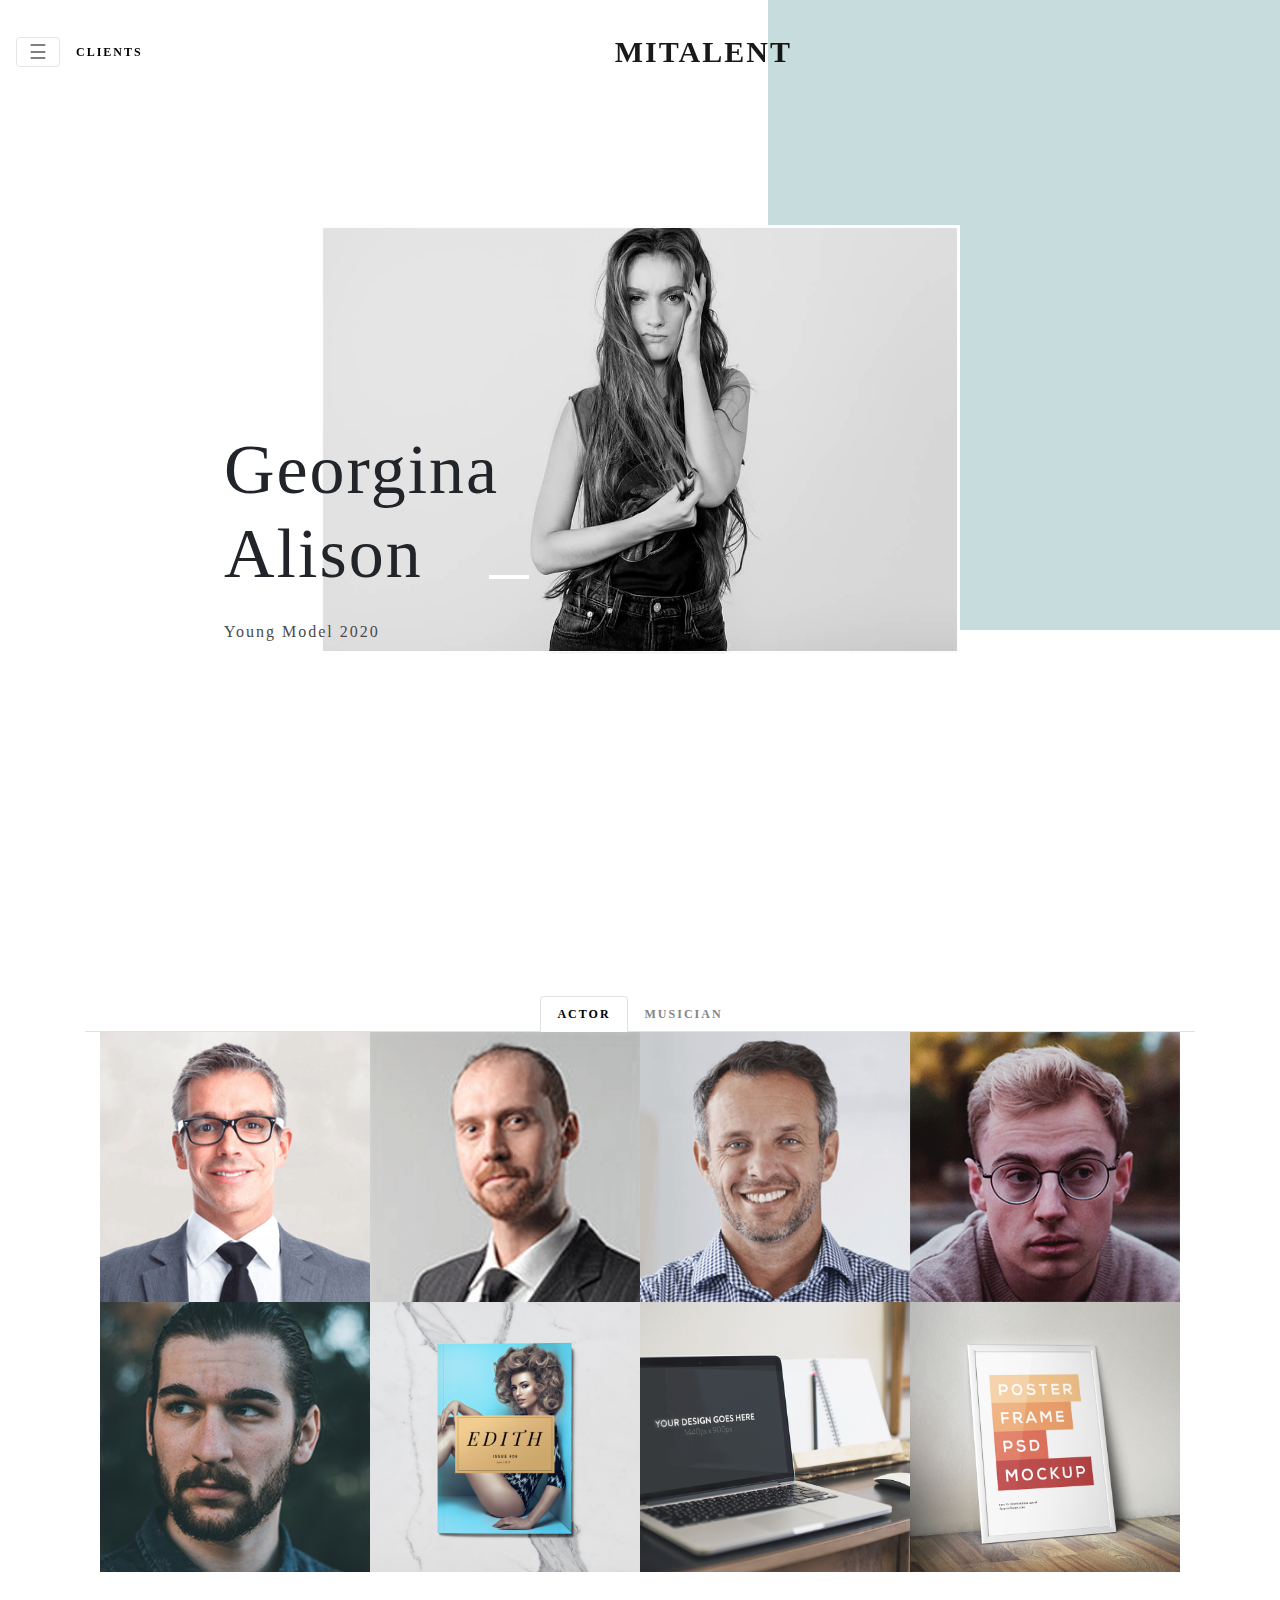
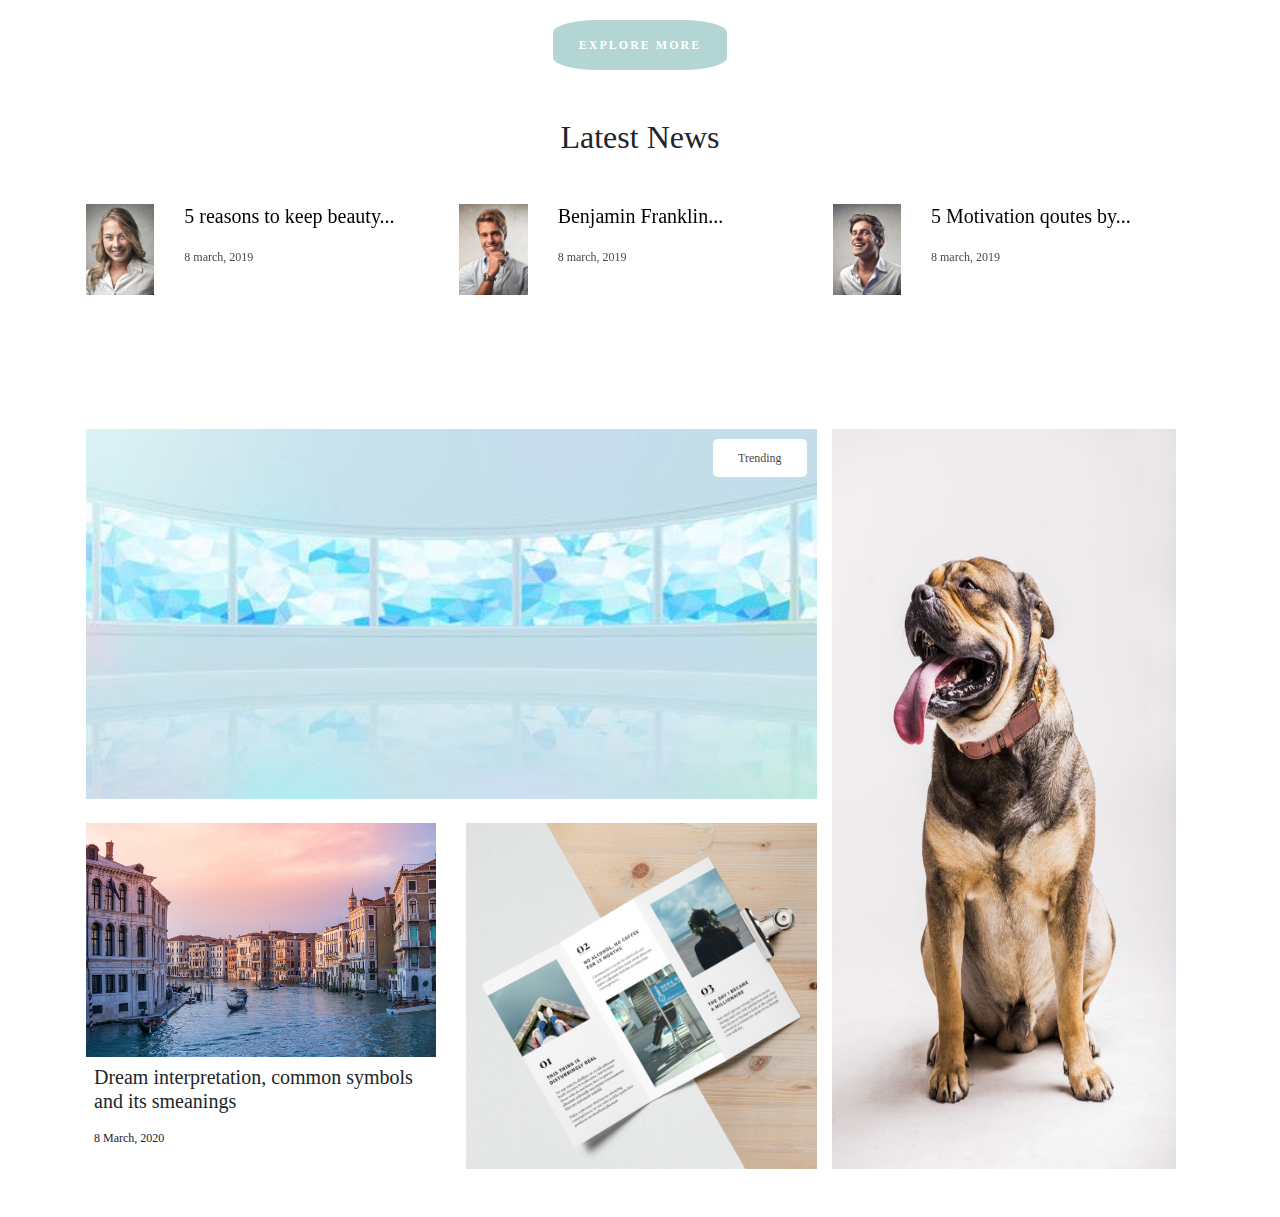
<file: index.html>
<html>
    <head>
        <link rel="stylesheet" href="OwlCarousel2-2.3.4/dist/assets/owl.carousel.min.css" />

        <link rel="stylesheet" href="css/all.css">
        <link rel="stylesheet" href="css/bootstrap.min.css">
        <link rel="stylesheet" href="css/index.css">
        
        <meta name="viewport" content="width=device-width, initial-scale=1.0">
    </head>


    <body>

            <div class="loading">
                <div class="cssload-thecube">
                    <div class="cssload-cube cssload-c1"></div>
                    <div class="cssload-cube cssload-c2"></div>
                    <div class="cssload-cube cssload-c4"></div>
                    <div class="cssload-cube cssload-c3"></div>
                </div>
            </div>

       
        <nav id="topNav" class="pt-4 navbar fixed-top myBg navbar-light navbar-toggleable-sm navbar-inverse bg-inverse">

                <button class="navbar-toggler navbar-toggler-right" type="button" data-toggle="collapse" data-target=".navbar-collapse">
                    ☰
                </button>
                <div class="navbar-collapse collapse">
                    <ul class="nav navbar-nav">
                        <li class="nav-item">
                            <a class="nav-link" href="#">Link</a>
                        </li>
                        <li class="nav-item">
                            <a class="nav-link" href="#">Link</a>
                        </li>
                    </ul>
                </div>
                <div>
                        <ul class="nav navbar-nav ml-auto">
                            <li class="nav-item">
                                <a class="nav-link pl-3" href="clients.html">CLIENTS</a>
                            </li>
                        
                            
                        </ul>
                    </div>
                
                <a class="navbar-brand mx-auto" href="index.html">MITALENT</a>
                
        </nav>
    

        <header>
                <div class="baby-blue"></div>
                <div class="pastel-violet">
                    <img class="img-fluid" src="images/model-1.jpg">
                    <div class="caption">
                     <h1>Georgina <br>Alison</h1>
                     <p class="pt-3">Young Model 2020</p>
                    </div>
                </div>                     
             
        </header>
        <section class="container pt-5 mt-5">
            <div class="team">    
                    <ul class="nav justify-content-center nav-tabs" id="myTab" role="tablist">
                        <li class="nav-item">
                            <a class="nav-link active" id="actor-tab" data-toggle="tab" href="#actor" role="tab" aria-controls="actor" aria-selected="true">ACTOR</a>
                        </li>
                        <li class="nav-item">
                            <a class="nav-link" id="music-tab" data-toggle="tab" href="#music" role="tab" aria-controls="music" aria-selected="false">MUSICIAN</a>
                        </li>
                    </ul>
                         
                <div class="tab-content" id="myTabContent">
                    <div class="tab-pane fade show active" id="actor" role="tabpanel">

                        <div class="container">
                            <div class="row no-gutters">
                                <div class="col-md-3">
                                    <div class="layer"></div>
                                    <img class="img-fluid" src="images/client-1.png">
                                </div>
                                <div class="col-md-3">
                                    <div class="layer"></div>
                                    <img class="img-fluid" src="images/client-2.png">
                                </div>
                                <div class="col-md-3">
                                    <div class="layer"></div>
                                    <img class="img-fluid" src="images/client-3.png">
                                </div>
                                <div class="col-md-3">
                                    <div class="layer"></div>
                                    <img class="img-fluid" src="images/client-9.png">
                                </div>
                                <div class="col-md-3">
                                    <div class="layer"></div>
                                    <img class="img-fluid" src="images/client-8.png">
                                </div>
                                <div class="col-md-3">
                                    <div class="layer"></div>
                                    <img class="img-fluid" src="images/project-4.jpg">
                                </div>
                                <div class="col-md-3">
                                    <div class="layer"></div>
                                    <img class="img-fluid" src="images/project-2.jpg">
                                </div>
                                <div class="col-md-3">
                                    <div class="layer"></div>
                                    <img class="img-fluid" src="images/project-1.jpg">
                                </div>
                            </div>
                        </div>

                    </div>    

                    <div class="tab-pane fade" id="music" role="tabpanel">

                            <div class="container">
                                    <div class="row no-gutters">
                                        <div class="col-md-3">
                                        <div class="layer"></div>
                                                <img class="img-fluid" src="images/client-2.png">     
                                        </div>
                                        <div class="col-md-3">
                                            <div class="layer"></div>
                                            <img class="img-fluid" src="images/client-3.png">
                                        </div>
                                        <div class="col-md-3">
                                            <div class="layer"></div>
                                            <img class="img-fluid" src="images/client-1.png">
                                        </div>
                                        <div class="col-md-3">
                                            <div class="layer"></div>
                                            <img class="img-fluid" src="images/client-8.png">
                                        </div>
                                        <div class="col-md-3">
                                            <div class="layer"></div>
                                            <img class="img-fluid" src="images/client-9.png">
                                        </div>
                                        <div class="col-md-3">
                                            <div class="layer"></div>
                                            <img class="img-fluid" src="images/project-1.jpg">
                                        </div>
                                        <div class="col-md-3">
                                            <div class="layer"></div>
                                            <img class="img-fluid" src="images/project-3.jpg">
                                        </div>
                                        <div class="col-md-3">
                                            <div class="layer"></div>
                                            <img class="img-fluid" src="images/project-2.jpg">
                                        </div>
                                    </div>
                            </div>
                        
                        
                    </div>
                
            </div>
           </div> 
        <div class="button text-center">
            <button class="btn btn-explore mt-5 mx-auto"> EXPLORE MORE</button>

        </div>
        </section>
        <section class="latest-news mb-5 mt-5">

            <h2 class="text-center">Latest News</h2>


            <div class="container mt-5">
                    <div class="owl-carousel myOwl-theme h-25">
                    <div>
                       <div class="row">
                           <div class="col-3">
                               <img class="img-fluid" src="images/member-2.jpg">
                           </div>
                           <div class="col-9">
                               <h3>5 reasons to keep beauty...</h3>
                               <p>8 march, 2019</p>
                           </div>
                       </div>
                    </div>

                    <div>
                        <div class="row">
                            <div class="col-3">
                                <img class="img-fluid" src="images/member-1.jpg">
                            </div>
                            <div class="col-9">
                                <h3>Benjamin Franklin...</h3>
                                <p>8 march, 2019</p>
                            </div>
                        </div>
                    </div>

                    <div>
                            <div class="row">
                                <div class="col-3">
                                    <img class="img-fluid" src="images/member-3.jpg">
                                </div>
                                <div class="col-9">
                                    <h3>5 Motivation qoutes by...</h3>
                                    <p>8 march, 2019</p>
                                </div>
                            </div>
                    </div>

                    </div>

                    <div class="trending pl-3">
                        <div class="row">
                            <div class="fst col-m-8">
                                <div class="news h-50">
                                    <img class="h-100 w-100" src="images/try-1.jpg">
                                    <div class="tag">
                                        <p>Trending</p>
                                    </div>
                                    <div class="layer">
                                        <div class="ml-5 text">
                                            <i class="fas fa-2x fa-play"></i>
                                            <p>Use you reset button to change your vibration</p>
                                            <span>8 March, 2020</span>
                                        </div>
                                    </div>   
                                </div>

                                <div class="row mt-4">
                                        <div class="col-md-6">
                                            <div class="image">
                                                <img class="img-fluid" src="images/post-1.jpg">
                                            </div>
                                            <div class="text">
                                                <h3 class="p-2">Dream interpretation, common symbols and its smeanings</h3>
                                                <span class="p-2">8 March, 2020</span>
                                            </div>
                                        </div>

                                        <div class="col-md-6">
                                            <div class="img">
                                                <img class="img-fluid" src="images/project-3.jpg">
                                            </div>
                                        </div>
                                </div>
                                
                                
                            </div>

                            <div class="col-md-4">
                                <div class="second">
                                    <img class="img-fluid h-100" src="images/post-4.jpg">
                                </div>       
                                <div class="text">
                                    <h3 class="pl-2">Cute Dogs</h3>
                                    <span class="p-2">8 March, 2020</span>
                                </div>
                            </div>


                        </div>
                    </div>

                    
            </div>

        </section>









        <script src="js/jquery-3.3.1.min.js"></script>
        <script src="js/popper.min.js"></script>
        <script src="js/bootstrap.min.js"></script>
        <script src="js/owl.carousel.min.js"></script>
        <script src="js/index.js"></script>
    </body>
</html>
</file>
<file: css/index.css>
*{
    font-family: Georgia, 'Times New Roman', Times, serif;
    transition: all 1s;
    box-sizing: border-box
}
/*start of the loader*/
.loading{
    width:100%;
    height:100%;
    position: fixed;
    background-color:#555;
    z-index:1000000000000000000000!important;
}
.cssload-thecube {
	width: 73px;
	height: 73px;
	margin: 0 auto;
	margin-top: 49px;
    position: relative;
    top:35%;
	transform: rotateZ(45deg);
		-o-transform: rotateZ(45deg);
		-ms-transform: rotateZ(45deg);
		-webkit-transform: rotateZ(45deg);
		-moz-transform: rotateZ(45deg);
}
.cssload-thecube .cssload-cube {
	position: relative;
	transform: rotateZ(45deg);
		-o-transform: rotateZ(45deg);
		-ms-transform: rotateZ(45deg);
		-webkit-transform: rotateZ(45deg);
		-moz-transform: rotateZ(45deg);
}
.cssload-thecube .cssload-cube {
	float: left;
	width: 50%;
	height: 50%;
	position: relative;
	transform: scale(1.1);
		-o-transform: 11scale(1.1);
		-ms-transform: scale(1.1);
		-webkit-transform: scale(1.1);
		-moz-transform: scale(1.1);
}
.cssload-thecube .cssload-cube:before {
	content: "";
	position: absolute;
	top: 0;
	left: 0;
	width: 100%;
	height: 100%;
	background-color: #c7dcdd;
	animation: cssload-fold-thecube 2.76s infinite linear both;
		-o-animation: cssload-fold-thecube 2.76s infinite linear both;
		-ms-animation: cssload-fold-thecube 2.76s infinite linear both;
		-webkit-animation: cssload-fold-thecube 2.76s infinite linear both;
		-moz-animation: cssload-fold-thecube 2.76s infinite linear both;
	transform-origin: 100% 100%;
		-o-transform-origin: 100% 100%;
		-ms-transform-origin: 100% 100%;
		-webkit-transform-origin: 100% 100%;
		-moz-transform-origin: 100% 100%;
}
.cssload-thecube .cssload-c2 {
	transform: scale(1.1) rotateZ(90deg);
		-o-transform: scale(1.1) rotateZ(90deg);
		-ms-transform: scale(1.1) rotateZ(90deg);
		-webkit-transform: scale(1.1) rotateZ(90deg);
		-moz-transform: scale(1.1) rotateZ(90deg);
}
.cssload-thecube .cssload-c3 {
	transform: scale(1.1) rotateZ(180deg);
		-o-transform: scale(1.1) rotateZ(180deg);
		-ms-transform: scale(1.1) rotateZ(180deg);
		-webkit-transform: scale(1.1) rotateZ(180deg);
		-moz-transform: scale(1.1) rotateZ(180deg);
}
.cssload-thecube .cssload-c4 {
	transform: scale(1.1) rotateZ(270deg);
		-o-transform: scale(1.1) rotateZ(270deg);
		-ms-transform: scale(1.1) rotateZ(270deg);
		-webkit-transform: scale(1.1) rotateZ(270deg);
		-moz-transform: scale(1.1) rotateZ(270deg);
}
.cssload-thecube .cssload-c2:before {
	animation-delay: 0.35s;
		-o-animation-delay: 0.35s;
		-ms-animation-delay: 0.35s;
		-webkit-animation-delay: 0.35s;
		-moz-animation-delay: 0.35s;
}
.cssload-thecube .cssload-c3:before {
	animation-delay: 0.69s;
		-o-animation-delay: 0.69s;
		-ms-animation-delay: 0.69s;
		-webkit-animation-delay: 0.69s;
		-moz-animation-delay: 0.69s;
}
.cssload-thecube .cssload-c4:before {
	animation-delay: 1.04s;
		-o-animation-delay: 1.04s;
		-ms-animation-delay: 1.04s;
		-webkit-animation-delay: 1.04s;
		-moz-animation-delay: 1.04s;
}



@keyframes cssload-fold-thecube {
	0%, 10% {
		transform: perspective(136px) rotateX(-180deg);
		opacity: 0;
	}
	25%,
				75% {
		transform: perspective(136px) rotateX(0deg);
		opacity: 1;
	}
	90%,
				100% {
		transform: perspective(136px) rotateY(180deg);
		opacity: 0;
	}
}

@-o-keyframes cssload-fold-thecube {
	0%, 10% {
		-o-transform: perspective(136px) rotateX(-180deg);
		opacity: 0;
	}
	25%,
				75% {
		-o-transform: perspective(136px) rotateX(0deg);
		opacity: 1;
	}
	90%,
				100% {
		-o-transform: perspective(136px) rotateY(180deg);
		opacity: 0;
	}
}

@-ms-keyframes cssload-fold-thecube {
	0%, 10% {
		-ms-transform: perspective(136px) rotateX(-180deg);
		opacity: 0;
	}
	25%,
				75% {
		-ms-transform: perspective(136px) rotateX(0deg);
		opacity: 1;
	}
	90%,
				100% {
		-ms-transform: perspective(136px) rotateY(180deg);
		opacity: 0;
	}
}

@-webkit-keyframes cssload-fold-thecube {
	0%, 10% {
		-webkit-transform: perspective(136px) rotateX(-180deg);
		opacity: 0;
	}
	25%,
				75% {
		-webkit-transform: perspective(136px) rotateX(0deg);
		opacity: 1;
	}
	90%,
				100% {
		-webkit-transform: perspective(136px) rotateY(180deg);
		opacity: 0;
	}
}

@-moz-keyframes cssload-fold-thecube {
	0%, 10% {
		-moz-transform: perspective(136px) rotateX(-180deg);
		opacity: 0;
	}
	25%,
				75% {
		-moz-transform: perspective(136px) rotateX(0deg);
		opacity: 1;
	}
	90%,
				100% {
		-moz-transform: perspective(136px) rotateY(180deg);
		opacity: 0;
	}
}



/*end of the loader*/

.nav-link{
   font-weight: 600;
   color:black!important;
   font-size: 12px;
   letter-spacing: 2px;
}
.navbar-brand{
    font-weight:700;
    letter-spacing: 2px;
    font-size:30px;
}
.navbar{
	z-index: 1000000;
}
.myBg{
    background-color:transparent;
}
body{
    position: relative;
}
header{
    position: relative;
    height:100%;
}
.baby-blue{
    position: absolute;
    top:0;
    right:0;
    background-color: #c7dcdd;
    width:40%;
    height:70%;
}

.pastel-violet{
    width:50%;
    bottom:0px;
    height:75%;
    position: absolute;
    left:25%;
    right:25%;
}
.team .col-md-3{
    position: relative;
}
.team .col-md-3 .layer{
    position: absolute;
    background-color: white;
    opacity: 0;
    top:0;
    bottom: 0;
    left:0;
    right:0;
}
.team .col-md-3:hover .layer{
    opacity: .4;
}
.caption{
    position: absolute;
    top: 30%;
    left: -15%;
}
.caption h1{
    font-size:70px;
    letter-spacing: 2px;
}
h1:after{
    position: absolute;
    background-color: white;
    width:40px;
    height:4px;
    content: "";
    bottom:81px;
    right:-30px;
}
.caption p{
    letter-spacing: 2px;
    color:#494949;
}

section .nav-link{
    color: rgb(132, 132, 134)!important;
}
section .active{
    color:black!important;
}
.btn-explore{
 color:white;
 background-color: #b3d5d4;
 border-radius:25%;
 font-size:12px;
 font-weight: 700;
 letter-spacing: 2px;
 padding:15px 25px;
}
.latest-news h3{
    font-size: 20px;
}
.latest-news h3:hover{
    color:#b3d5d4;
}
.latest-news p{
    font-size:12px;
    color:#494949;
    margin-top:20px; 
}
.latest-news .trending{
    position: relative;
    overflow: hidden;
}
/********/
.news{
    position: relative;
}
.news .layer{
  position: absolute;
  z-index: 10000;
  background-color: #7feafc;
  opacity: 0;
  width:40%;
  top: 0;
  bottom:0;
  left:0;
}
.news .text{
    color: #fff;
    position: absolute;
    top:30%;
}
.text p{
    color:white;
    font-size:20px;
}
.text span{
    font-size:12px;
}
.news .tag{
    background-color:white;
    position: absolute;
    top:10px;
    right:10px;
    padding:10px 25px;
    border-radius: 5px;
  
}
.news .tag p{
    margin: 0px;
}
.news:hover .layer{
    opacity: 0.7;
}
.trending .fst{
    width:65%;
}
/**meddiiaaaa**/
@media (max-width:500px){
    .news .layer{
        position: absolute;
        z-index: 1000000000;
        background-color: #7feafc;
        opacity: 0;
        width:50%;
        top: 0;
        bottom:0;
        left:0;
      }
      .news .text{
        color: #fff;
        position: absolute;
        top:20%;
    }
    .trending .fst{
        width:100%;
    }
    .trending .second{
        margin-top:10px;
    }
}
</file>
<file: css/all.css>
/*!
 * Font Awesome Free 5.1.0 by @fontawesome - https://fontawesome.com
 * License - https://fontawesome.com/license (Icons: CC BY 4.0, Fonts: SIL OFL 1.1, Code: MIT License)
 */
.fa,.fab,.fal,.far,.fas{-moz-osx-font-smoothing:grayscale;-webkit-font-smoothing:antialiased;display:inline-block;font-style:normal;font-variant:normal;text-rendering:auto;line-height:1}.fa-lg{font-size:1.33333em;line-height:.75em;vertical-align:-.0667em}.fa-xs{font-size:.75em}.fa-sm{font-size:.875em}.fa-1x{font-size:1em}.fa-2x{font-size:2em}.fa-3x{font-size:3em}.fa-4x{font-size:4em}.fa-5x{font-size:5em}.fa-6x{font-size:6em}.fa-7x{font-size:7em}.fa-8x{font-size:8em}.fa-9x{font-size:9em}.fa-10x{font-size:10em}.fa-fw{text-align:center;width:1.25em}.fa-ul{list-style-type:none;margin-left:2.5em;padding-left:0}.fa-ul>li{position:relative}.fa-li{left:-2em;position:absolute;text-align:center;width:2em;line-height:inherit}.fa-border{border:.08em solid #eee;border-radius:.1em;padding:.2em .25em .15em}.fa-pull-left{float:left}.fa-pull-right{float:right}.fa.fa-pull-left,.fab.fa-pull-left,.fal.fa-pull-left,.far.fa-pull-left,.fas.fa-pull-left{margin-right:.3em}.fa.fa-pull-right,.fab.fa-pull-right,.fal.fa-pull-right,.far.fa-pull-right,.fas.fa-pull-right{margin-left:.3em}.fa-spin{animation:a 2s infinite linear}.fa-pulse{animation:a 1s infinite steps(8)}@keyframes a{0%{transform:rotate(0deg)}to{transform:rotate(1turn)}}.fa-rotate-90{-ms-filter:"progid:DXImageTransform.Microsoft.BasicImage(rotation=1)";transform:rotate(90deg)}.fa-rotate-180{-ms-filter:"progid:DXImageTransform.Microsoft.BasicImage(rotation=2)";transform:rotate(180deg)}.fa-rotate-270{-ms-filter:"progid:DXImageTransform.Microsoft.BasicImage(rotation=3)";transform:rotate(270deg)}.fa-flip-horizontal{-ms-filter:"progid:DXImageTransform.Microsoft.BasicImage(rotation=0, mirror=1)";transform:scaleX(-1)}.fa-flip-vertical{transform:scaleY(-1)}.fa-flip-horizontal.fa-flip-vertical,.fa-flip-vertical{-ms-filter:"progid:DXImageTransform.Microsoft.BasicImage(rotation=2, mirror=1)"}.fa-flip-horizontal.fa-flip-vertical{transform:scale(-1)}:root .fa-flip-horizontal,:root .fa-flip-vertical,:root .fa-rotate-90,:root .fa-rotate-180,:root .fa-rotate-270{-webkit-filter:none;filter:none}.fa-stack{display:inline-block;height:2em;line-height:2em;position:relative;vertical-align:middle;width:2em}.fa-stack-1x,.fa-stack-2x{left:0;position:absolute;text-align:center;width:100%}.fa-stack-1x{line-height:inherit}.fa-stack-2x{font-size:2em}.fa-inverse{color:#fff}.fa-500px:before{content:"\f26e"}.fa-accessible-icon:before{content:"\f368"}.fa-accusoft:before{content:"\f369"}.fa-address-book:before{content:"\f2b9"}.fa-address-card:before{content:"\f2bb"}.fa-adjust:before{content:"\f042"}.fa-adn:before{content:"\f170"}.fa-adversal:before{content:"\f36a"}.fa-affiliatetheme:before{content:"\f36b"}.fa-algolia:before{content:"\f36c"}.fa-align-center:before{content:"\f037"}.fa-align-justify:before{content:"\f039"}.fa-align-left:before{content:"\f036"}.fa-align-right:before{content:"\f038"}.fa-allergies:before{content:"\f461"}.fa-amazon:before{content:"\f270"}.fa-amazon-pay:before{content:"\f42c"}.fa-ambulance:before{content:"\f0f9"}.fa-american-sign-language-interpreting:before{content:"\f2a3"}.fa-amilia:before{content:"\f36d"}.fa-anchor:before{content:"\f13d"}.fa-android:before{content:"\f17b"}.fa-angellist:before{content:"\f209"}.fa-angle-double-down:before{content:"\f103"}.fa-angle-double-left:before{content:"\f100"}.fa-angle-double-right:before{content:"\f101"}.fa-angle-double-up:before{content:"\f102"}.fa-angle-down:before{content:"\f107"}.fa-angle-left:before{content:"\f104"}.fa-angle-right:before{content:"\f105"}.fa-angle-up:before{content:"\f106"}.fa-angry:before{content:"\f556"}.fa-angrycreative:before{content:"\f36e"}.fa-angular:before{content:"\f420"}.fa-app-store:before{content:"\f36f"}.fa-app-store-ios:before{content:"\f370"}.fa-apper:before{content:"\f371"}.fa-apple:before{content:"\f179"}.fa-apple-pay:before{content:"\f415"}.fa-archive:before{content:"\f187"}.fa-archway:before{content:"\f557"}.fa-arrow-alt-circle-down:before{content:"\f358"}.fa-arrow-alt-circle-left:before{content:"\f359"}.fa-arrow-alt-circle-right:before{content:"\f35a"}.fa-arrow-alt-circle-up:before{content:"\f35b"}.fa-arrow-circle-down:before{content:"\f0ab"}.fa-arrow-circle-left:before{content:"\f0a8"}.fa-arrow-circle-right:before{content:"\f0a9"}.fa-arrow-circle-up:before{content:"\f0aa"}.fa-arrow-down:before{content:"\f063"}.fa-arrow-left:before{content:"\f060"}.fa-arrow-right:before{content:"\f061"}.fa-arrow-up:before{content:"\f062"}.fa-arrows-alt:before{content:"\f0b2"}.fa-arrows-alt-h:before{content:"\f337"}.fa-arrows-alt-v:before{content:"\f338"}.fa-assistive-listening-systems:before{content:"\f2a2"}.fa-asterisk:before{content:"\f069"}.fa-asymmetrik:before{content:"\f372"}.fa-at:before{content:"\f1fa"}.fa-atlas:before{content:"\f558"}.fa-audible:before{content:"\f373"}.fa-audio-description:before{content:"\f29e"}.fa-autoprefixer:before{content:"\f41c"}.fa-avianex:before{content:"\f374"}.fa-aviato:before{content:"\f421"}.fa-award:before{content:"\f559"}.fa-aws:before{content:"\f375"}.fa-backspace:before{content:"\f55a"}.fa-backward:before{content:"\f04a"}.fa-balance-scale:before{content:"\f24e"}.fa-ban:before{content:"\f05e"}.fa-band-aid:before{content:"\f462"}.fa-bandcamp:before{content:"\f2d5"}.fa-barcode:before{content:"\f02a"}.fa-bars:before{content:"\f0c9"}.fa-baseball-ball:before{content:"\f433"}.fa-basketball-ball:before{content:"\f434"}.fa-bath:before{content:"\f2cd"}.fa-battery-empty:before{content:"\f244"}.fa-battery-full:before{content:"\f240"}.fa-battery-half:before{content:"\f242"}.fa-battery-quarter:before{content:"\f243"}.fa-battery-three-quarters:before{content:"\f241"}.fa-bed:before{content:"\f236"}.fa-beer:before{content:"\f0fc"}.fa-behance:before{content:"\f1b4"}.fa-behance-square:before{content:"\f1b5"}.fa-bell:before{content:"\f0f3"}.fa-bell-slash:before{content:"\f1f6"}.fa-bezier-curve:before{content:"\f55b"}.fa-bicycle:before{content:"\f206"}.fa-bimobject:before{content:"\f378"}.fa-binoculars:before{content:"\f1e5"}.fa-birthday-cake:before{content:"\f1fd"}.fa-bitbucket:before{content:"\f171"}.fa-bitcoin:before{content:"\f379"}.fa-bity:before{content:"\f37a"}.fa-black-tie:before{content:"\f27e"}.fa-blackberry:before{content:"\f37b"}.fa-blender:before{content:"\f517"}.fa-blind:before{content:"\f29d"}.fa-blogger:before{content:"\f37c"}.fa-blogger-b:before{content:"\f37d"}.fa-bluetooth:before{content:"\f293"}.fa-bluetooth-b:before{content:"\f294"}.fa-bold:before{content:"\f032"}.fa-bolt:before{content:"\f0e7"}.fa-bomb:before{content:"\f1e2"}.fa-bong:before{content:"\f55c"}.fa-book:before{content:"\f02d"}.fa-book-open:before{content:"\f518"}.fa-bookmark:before{content:"\f02e"}.fa-bowling-ball:before{content:"\f436"}.fa-box:before{content:"\f466"}.fa-box-open:before{content:"\f49e"}.fa-boxes:before{content:"\f468"}.fa-braille:before{content:"\f2a1"}.fa-briefcase:before{content:"\f0b1"}.fa-briefcase-medical:before{content:"\f469"}.fa-broadcast-tower:before{content:"\f519"}.fa-broom:before{content:"\f51a"}.fa-brush:before{content:"\f55d"}.fa-btc:before{content:"\f15a"}.fa-bug:before{content:"\f188"}.fa-building:before{content:"\f1ad"}.fa-bullhorn:before{content:"\f0a1"}.fa-bullseye:before{content:"\f140"}.fa-burn:before{content:"\f46a"}.fa-buromobelexperte:before{content:"\f37f"}.fa-bus:before{content:"\f207"}.fa-bus-alt:before{content:"\f55e"}.fa-buysellads:before{content:"\f20d"}.fa-calculator:before{content:"\f1ec"}.fa-calendar:before{content:"\f133"}.fa-calendar-alt:before{content:"\f073"}.fa-calendar-check:before{content:"\f274"}.fa-calendar-minus:before{content:"\f272"}.fa-calendar-plus:before{content:"\f271"}.fa-calendar-times:before{content:"\f273"}.fa-camera:before{content:"\f030"}.fa-camera-retro:before{content:"\f083"}.fa-cannabis:before{content:"\f55f"}.fa-capsules:before{content:"\f46b"}.fa-car:before{content:"\f1b9"}.fa-caret-down:before{content:"\f0d7"}.fa-caret-left:before{content:"\f0d9"}.fa-caret-right:before{content:"\f0da"}.fa-caret-square-down:before{content:"\f150"}.fa-caret-square-left:before{content:"\f191"}.fa-caret-square-right:before{content:"\f152"}.fa-caret-square-up:before{content:"\f151"}.fa-caret-up:before{content:"\f0d8"}.fa-cart-arrow-down:before{content:"\f218"}.fa-cart-plus:before{content:"\f217"}.fa-cc-amazon-pay:before{content:"\f42d"}.fa-cc-amex:before{content:"\f1f3"}.fa-cc-apple-pay:before{content:"\f416"}.fa-cc-diners-club:before{content:"\f24c"}.fa-cc-discover:before{content:"\f1f2"}.fa-cc-jcb:before{content:"\f24b"}.fa-cc-mastercard:before{content:"\f1f1"}.fa-cc-paypal:before{content:"\f1f4"}.fa-cc-stripe:before{content:"\f1f5"}.fa-cc-visa:before{content:"\f1f0"}.fa-centercode:before{content:"\f380"}.fa-certificate:before{content:"\f0a3"}.fa-chalkboard:before{content:"\f51b"}.fa-chalkboard-teacher:before{content:"\f51c"}.fa-chart-area:before{content:"\f1fe"}.fa-chart-bar:before{content:"\f080"}.fa-chart-line:before{content:"\f201"}.fa-chart-pie:before{content:"\f200"}.fa-check:before{content:"\f00c"}.fa-check-circle:before{content:"\f058"}.fa-check-double:before{content:"\f560"}.fa-check-square:before{content:"\f14a"}.fa-chess:before{content:"\f439"}.fa-chess-bishop:before{content:"\f43a"}.fa-chess-board:before{content:"\f43c"}.fa-chess-king:before{content:"\f43f"}.fa-chess-knight:before{content:"\f441"}.fa-chess-pawn:before{content:"\f443"}.fa-chess-queen:before{content:"\f445"}.fa-chess-rook:before{content:"\f447"}.fa-chevron-circle-down:before{content:"\f13a"}.fa-chevron-circle-left:before{content:"\f137"}.fa-chevron-circle-right:before{content:"\f138"}.fa-chevron-circle-up:before{content:"\f139"}.fa-chevron-down:before{content:"\f078"}.fa-chevron-left:before{content:"\f053"}.fa-chevron-right:before{content:"\f054"}.fa-chevron-up:before{content:"\f077"}.fa-child:before{content:"\f1ae"}.fa-chrome:before{content:"\f268"}.fa-church:before{content:"\f51d"}.fa-circle:before{content:"\f111"}.fa-circle-notch:before{content:"\f1ce"}.fa-clipboard:before{content:"\f328"}.fa-clipboard-check:before{content:"\f46c"}.fa-clipboard-list:before{content:"\f46d"}.fa-clock:before{content:"\f017"}.fa-clone:before{content:"\f24d"}.fa-closed-captioning:before{content:"\f20a"}.fa-cloud:before{content:"\f0c2"}.fa-cloud-download-alt:before{content:"\f381"}.fa-cloud-upload-alt:before{content:"\f382"}.fa-cloudscale:before{content:"\f383"}.fa-cloudsmith:before{content:"\f384"}.fa-cloudversify:before{content:"\f385"}.fa-cocktail:before{content:"\f561"}.fa-code:before{content:"\f121"}.fa-code-branch:before{content:"\f126"}.fa-codepen:before{content:"\f1cb"}.fa-codiepie:before{content:"\f284"}.fa-coffee:before{content:"\f0f4"}.fa-cog:before{content:"\f013"}.fa-cogs:before{content:"\f085"}.fa-coins:before{content:"\f51e"}.fa-columns:before{content:"\f0db"}.fa-comment:before{content:"\f075"}.fa-comment-alt:before{content:"\f27a"}.fa-comment-dots:before{content:"\f4ad"}.fa-comment-slash:before{content:"\f4b3"}.fa-comments:before{content:"\f086"}.fa-compact-disc:before{content:"\f51f"}.fa-compass:before{content:"\f14e"}.fa-compress:before{content:"\f066"}.fa-concierge-bell:before{content:"\f562"}.fa-connectdevelop:before{content:"\f20e"}.fa-contao:before{content:"\f26d"}.fa-cookie:before{content:"\f563"}.fa-cookie-bite:before{content:"\f564"}.fa-copy:before{content:"\f0c5"}.fa-copyright:before{content:"\f1f9"}.fa-couch:before{content:"\f4b8"}.fa-cpanel:before{content:"\f388"}.fa-creative-commons:before{content:"\f25e"}.fa-creative-commons-by:before{content:"\f4e7"}.fa-creative-commons-nc:before{content:"\f4e8"}.fa-creative-commons-nc-eu:before{content:"\f4e9"}.fa-creative-commons-nc-jp:before{content:"\f4ea"}.fa-creative-commons-nd:before{content:"\f4eb"}.fa-creative-commons-pd:before{content:"\f4ec"}.fa-creative-commons-pd-alt:before{content:"\f4ed"}.fa-creative-commons-remix:before{content:"\f4ee"}.fa-creative-commons-sa:before{content:"\f4ef"}.fa-creative-commons-sampling:before{content:"\f4f0"}.fa-creative-commons-sampling-plus:before{content:"\f4f1"}.fa-creative-commons-share:before{content:"\f4f2"}.fa-credit-card:before{content:"\f09d"}.fa-crop:before{content:"\f125"}.fa-crop-alt:before{content:"\f565"}.fa-crosshairs:before{content:"\f05b"}.fa-crow:before{content:"\f520"}.fa-crown:before{content:"\f521"}.fa-css3:before{content:"\f13c"}.fa-css3-alt:before{content:"\f38b"}.fa-cube:before{content:"\f1b2"}.fa-cubes:before{content:"\f1b3"}.fa-cut:before{content:"\f0c4"}.fa-cuttlefish:before{content:"\f38c"}.fa-d-and-d:before{content:"\f38d"}.fa-dashcube:before{content:"\f210"}.fa-database:before{content:"\f1c0"}.fa-deaf:before{content:"\f2a4"}.fa-delicious:before{content:"\f1a5"}.fa-deploydog:before{content:"\f38e"}.fa-deskpro:before{content:"\f38f"}.fa-desktop:before{content:"\f108"}.fa-deviantart:before{content:"\f1bd"}.fa-diagnoses:before{content:"\f470"}.fa-dice:before{content:"\f522"}.fa-dice-five:before{content:"\f523"}.fa-dice-four:before{content:"\f524"}.fa-dice-one:before{content:"\f525"}.fa-dice-six:before{content:"\f526"}.fa-dice-three:before{content:"\f527"}.fa-dice-two:before{content:"\f528"}.fa-digg:before{content:"\f1a6"}.fa-digital-ocean:before{content:"\f391"}.fa-digital-tachograph:before{content:"\f566"}.fa-discord:before{content:"\f392"}.fa-discourse:before{content:"\f393"}.fa-divide:before{content:"\f529"}.fa-dizzy:before{content:"\f567"}.fa-dna:before{content:"\f471"}.fa-dochub:before{content:"\f394"}.fa-docker:before{content:"\f395"}.fa-dollar-sign:before{content:"\f155"}.fa-dolly:before{content:"\f472"}.fa-dolly-flatbed:before{content:"\f474"}.fa-donate:before{content:"\f4b9"}.fa-door-closed:before{content:"\f52a"}.fa-door-open:before{content:"\f52b"}.fa-dot-circle:before{content:"\f192"}.fa-dove:before{content:"\f4ba"}.fa-download:before{content:"\f019"}.fa-draft2digital:before{content:"\f396"}.fa-drafting-compass:before{content:"\f568"}.fa-dribbble:before{content:"\f17d"}.fa-dribbble-square:before{content:"\f397"}.fa-dropbox:before{content:"\f16b"}.fa-drum:before{content:"\f569"}.fa-drum-steelpan:before{content:"\f56a"}.fa-drupal:before{content:"\f1a9"}.fa-dumbbell:before{content:"\f44b"}.fa-dyalog:before{content:"\f399"}.fa-earlybirds:before{content:"\f39a"}.fa-ebay:before{content:"\f4f4"}.fa-edge:before{content:"\f282"}.fa-edit:before{content:"\f044"}.fa-eject:before{content:"\f052"}.fa-elementor:before{content:"\f430"}.fa-ellipsis-h:before{content:"\f141"}.fa-ellipsis-v:before{content:"\f142"}.fa-ember:before{content:"\f423"}.fa-empire:before{content:"\f1d1"}.fa-envelope:before{content:"\f0e0"}.fa-envelope-open:before{content:"\f2b6"}.fa-envelope-square:before{content:"\f199"}.fa-envira:before{content:"\f299"}.fa-equals:before{content:"\f52c"}.fa-eraser:before{content:"\f12d"}.fa-erlang:before{content:"\f39d"}.fa-ethereum:before{content:"\f42e"}.fa-etsy:before{content:"\f2d7"}.fa-euro-sign:before{content:"\f153"}.fa-exchange-alt:before{content:"\f362"}.fa-exclamation:before{content:"\f12a"}.fa-exclamation-circle:before{content:"\f06a"}.fa-exclamation-triangle:before{content:"\f071"}.fa-expand:before{content:"\f065"}.fa-expand-arrows-alt:before{content:"\f31e"}.fa-expeditedssl:before{content:"\f23e"}.fa-external-link-alt:before{content:"\f35d"}.fa-external-link-square-alt:before{content:"\f360"}.fa-eye:before{content:"\f06e"}.fa-eye-dropper:before{content:"\f1fb"}.fa-eye-slash:before{content:"\f070"}.fa-facebook:before{content:"\f09a"}.fa-facebook-f:before{content:"\f39e"}.fa-facebook-messenger:before{content:"\f39f"}.fa-facebook-square:before{content:"\f082"}.fa-fast-backward:before{content:"\f049"}.fa-fast-forward:before{content:"\f050"}.fa-fax:before{content:"\f1ac"}.fa-feather:before{content:"\f52d"}.fa-feather-alt:before{content:"\f56b"}.fa-female:before{content:"\f182"}.fa-fighter-jet:before{content:"\f0fb"}.fa-file:before{content:"\f15b"}.fa-file-alt:before{content:"\f15c"}.fa-file-archive:before{content:"\f1c6"}.fa-file-audio:before{content:"\f1c7"}.fa-file-code:before{content:"\f1c9"}.fa-file-contract:before{content:"\f56c"}.fa-file-download:before{content:"\f56d"}.fa-file-excel:before{content:"\f1c3"}.fa-file-export:before{content:"\f56e"}.fa-file-image:before{content:"\f1c5"}.fa-file-import:before{content:"\f56f"}.fa-file-invoice:before{content:"\f570"}.fa-file-invoice-dollar:before{content:"\f571"}.fa-file-medical:before{content:"\f477"}.fa-file-medical-alt:before{content:"\f478"}.fa-file-pdf:before{content:"\f1c1"}.fa-file-powerpoint:before{content:"\f1c4"}.fa-file-prescription:before{content:"\f572"}.fa-file-signature:before{content:"\f573"}.fa-file-upload:before{content:"\f574"}.fa-file-video:before{content:"\f1c8"}.fa-file-word:before{content:"\f1c2"}.fa-fill:before{content:"\f575"}.fa-fill-drip:before{content:"\f576"}.fa-film:before{content:"\f008"}.fa-filter:before{content:"\f0b0"}.fa-fingerprint:before{content:"\f577"}.fa-fire:before{content:"\f06d"}.fa-fire-extinguisher:before{content:"\f134"}.fa-firefox:before{content:"\f269"}.fa-first-aid:before{content:"\f479"}.fa-first-order:before{content:"\f2b0"}.fa-first-order-alt:before{content:"\f50a"}.fa-firstdraft:before{content:"\f3a1"}.fa-fish:before{content:"\f578"}.fa-flag:before{content:"\f024"}.fa-flag-checkered:before{content:"\f11e"}.fa-flask:before{content:"\f0c3"}.fa-flickr:before{content:"\f16e"}.fa-flipboard:before{content:"\f44d"}.fa-flushed:before{content:"\f579"}.fa-fly:before{content:"\f417"}.fa-folder:before{content:"\f07b"}.fa-folder-open:before{content:"\f07c"}.fa-font:before{content:"\f031"}.fa-font-awesome:before{content:"\f2b4"}.fa-font-awesome-alt:before{content:"\f35c"}.fa-font-awesome-flag:before{content:"\f425"}.fa-font-awesome-logo-full:before{content:"\f4e6"}.fa-fonticons:before{content:"\f280"}.fa-fonticons-fi:before{content:"\f3a2"}.fa-football-ball:before{content:"\f44e"}.fa-fort-awesome:before{content:"\f286"}.fa-fort-awesome-alt:before{content:"\f3a3"}.fa-forumbee:before{content:"\f211"}.fa-forward:before{content:"\f04e"}.fa-foursquare:before{content:"\f180"}.fa-free-code-camp:before{content:"\f2c5"}.fa-freebsd:before{content:"\f3a4"}.fa-frog:before{content:"\f52e"}.fa-frown:before{content:"\f119"}.fa-frown-open:before{content:"\f57a"}.fa-fulcrum:before{content:"\f50b"}.fa-futbol:before{content:"\f1e3"}.fa-galactic-republic:before{content:"\f50c"}.fa-galactic-senate:before{content:"\f50d"}.fa-gamepad:before{content:"\f11b"}.fa-gas-pump:before{content:"\f52f"}.fa-gavel:before{content:"\f0e3"}.fa-gem:before{content:"\f3a5"}.fa-genderless:before{content:"\f22d"}.fa-get-pocket:before{content:"\f265"}.fa-gg:before{content:"\f260"}.fa-gg-circle:before{content:"\f261"}.fa-gift:before{content:"\f06b"}.fa-git:before{content:"\f1d3"}.fa-git-square:before{content:"\f1d2"}.fa-github:before{content:"\f09b"}.fa-github-alt:before{content:"\f113"}.fa-github-square:before{content:"\f092"}.fa-gitkraken:before{content:"\f3a6"}.fa-gitlab:before{content:"\f296"}.fa-gitter:before{content:"\f426"}.fa-glass-martini:before{content:"\f000"}.fa-glass-martini-alt:before{content:"\f57b"}.fa-glasses:before{content:"\f530"}.fa-glide:before{content:"\f2a5"}.fa-glide-g:before{content:"\f2a6"}.fa-globe:before{content:"\f0ac"}.fa-globe-africa:before{content:"\f57c"}.fa-globe-americas:before{content:"\f57d"}.fa-globe-asia:before{content:"\f57e"}.fa-gofore:before{content:"\f3a7"}.fa-golf-ball:before{content:"\f450"}.fa-goodreads:before{content:"\f3a8"}.fa-goodreads-g:before{content:"\f3a9"}.fa-google:before{content:"\f1a0"}.fa-google-drive:before{content:"\f3aa"}.fa-google-play:before{content:"\f3ab"}.fa-google-plus:before{content:"\f2b3"}.fa-google-plus-g:before{content:"\f0d5"}.fa-google-plus-square:before{content:"\f0d4"}.fa-google-wallet:before{content:"\f1ee"}.fa-graduation-cap:before{content:"\f19d"}.fa-gratipay:before{content:"\f184"}.fa-grav:before{content:"\f2d6"}.fa-greater-than:before{content:"\f531"}.fa-greater-than-equal:before{content:"\f532"}.fa-grimace:before{content:"\f57f"}.fa-grin:before{content:"\f580"}.fa-grin-alt:before{content:"\f581"}.fa-grin-beam:before{content:"\f582"}.fa-grin-beam-sweat:before{content:"\f583"}.fa-grin-hearts:before{content:"\f584"}.fa-grin-squint:before{content:"\f585"}.fa-grin-squint-tears:before{content:"\f586"}.fa-grin-stars:before{content:"\f587"}.fa-grin-tears:before{content:"\f588"}.fa-grin-tongue:before{content:"\f589"}.fa-grin-tongue-squint:before{content:"\f58a"}.fa-grin-tongue-wink:before{content:"\f58b"}.fa-grin-wink:before{content:"\f58c"}.fa-grip-horizontal:before{content:"\f58d"}.fa-grip-vertical:before{content:"\f58e"}.fa-gripfire:before{content:"\f3ac"}.fa-grunt:before{content:"\f3ad"}.fa-gulp:before{content:"\f3ae"}.fa-h-square:before{content:"\f0fd"}.fa-hacker-news:before{content:"\f1d4"}.fa-hacker-news-square:before{content:"\f3af"}.fa-hand-holding:before{content:"\f4bd"}.fa-hand-holding-heart:before{content:"\f4be"}.fa-hand-holding-usd:before{content:"\f4c0"}.fa-hand-lizard:before{content:"\f258"}.fa-hand-paper:before{content:"\f256"}.fa-hand-peace:before{content:"\f25b"}.fa-hand-point-down:before{content:"\f0a7"}.fa-hand-point-left:before{content:"\f0a5"}.fa-hand-point-right:before{content:"\f0a4"}.fa-hand-point-up:before{content:"\f0a6"}.fa-hand-pointer:before{content:"\f25a"}.fa-hand-rock:before{content:"\f255"}.fa-hand-scissors:before{content:"\f257"}.fa-hand-spock:before{content:"\f259"}.fa-hands:before{content:"\f4c2"}.fa-hands-helping:before{content:"\f4c4"}.fa-handshake:before{content:"\f2b5"}.fa-hashtag:before{content:"\f292"}.fa-hdd:before{content:"\f0a0"}.fa-heading:before{content:"\f1dc"}.fa-headphones:before{content:"\f025"}.fa-headphones-alt:before{content:"\f58f"}.fa-headset:before{content:"\f590"}.fa-heart:before{content:"\f004"}.fa-heartbeat:before{content:"\f21e"}.fa-helicopter:before{content:"\f533"}.fa-highlighter:before{content:"\f591"}.fa-hips:before{content:"\f452"}.fa-hire-a-helper:before{content:"\f3b0"}.fa-history:before{content:"\f1da"}.fa-hockey-puck:before{content:"\f453"}.fa-home:before{content:"\f015"}.fa-hooli:before{content:"\f427"}.fa-hornbill:before{content:"\f592"}.fa-hospital:before{content:"\f0f8"}.fa-hospital-alt:before{content:"\f47d"}.fa-hospital-symbol:before{content:"\f47e"}.fa-hot-tub:before{content:"\f593"}.fa-hotel:before{content:"\f594"}.fa-hotjar:before{content:"\f3b1"}.fa-hourglass:before{content:"\f254"}.fa-hourglass-end:before{content:"\f253"}.fa-hourglass-half:before{content:"\f252"}.fa-hourglass-start:before{content:"\f251"}.fa-houzz:before{content:"\f27c"}.fa-html5:before{content:"\f13b"}.fa-hubspot:before{content:"\f3b2"}.fa-i-cursor:before{content:"\f246"}.fa-id-badge:before{content:"\f2c1"}.fa-id-card:before{content:"\f2c2"}.fa-id-card-alt:before{content:"\f47f"}.fa-image:before{content:"\f03e"}.fa-images:before{content:"\f302"}.fa-imdb:before{content:"\f2d8"}.fa-inbox:before{content:"\f01c"}.fa-indent:before{content:"\f03c"}.fa-industry:before{content:"\f275"}.fa-infinity:before{content:"\f534"}.fa-info:before{content:"\f129"}.fa-info-circle:before{content:"\f05a"}.fa-instagram:before{content:"\f16d"}.fa-internet-explorer:before{content:"\f26b"}.fa-ioxhost:before{content:"\f208"}.fa-italic:before{content:"\f033"}.fa-itunes:before{content:"\f3b4"}.fa-itunes-note:before{content:"\f3b5"}.fa-java:before{content:"\f4e4"}.fa-jedi-order:before{content:"\f50e"}.fa-jenkins:before{content:"\f3b6"}.fa-joget:before{content:"\f3b7"}.fa-joint:before{content:"\f595"}.fa-joomla:before{content:"\f1aa"}.fa-js:before{content:"\f3b8"}.fa-js-square:before{content:"\f3b9"}.fa-jsfiddle:before{content:"\f1cc"}.fa-key:before{content:"\f084"}.fa-keybase:before{content:"\f4f5"}.fa-keyboard:before{content:"\f11c"}.fa-keycdn:before{content:"\f3ba"}.fa-kickstarter:before{content:"\f3bb"}.fa-kickstarter-k:before{content:"\f3bc"}.fa-kiss:before{content:"\f596"}.fa-kiss-beam:before{content:"\f597"}.fa-kiss-wink-heart:before{content:"\f598"}.fa-kiwi-bird:before{content:"\f535"}.fa-korvue:before{content:"\f42f"}.fa-language:before{content:"\f1ab"}.fa-laptop:before{content:"\f109"}.fa-laravel:before{content:"\f3bd"}.fa-lastfm:before{content:"\f202"}.fa-lastfm-square:before{content:"\f203"}.fa-laugh:before{content:"\f599"}.fa-laugh-beam:before{content:"\f59a"}.fa-laugh-squint:before{content:"\f59b"}.fa-laugh-wink:before{content:"\f59c"}.fa-leaf:before{content:"\f06c"}.fa-leanpub:before{content:"\f212"}.fa-lemon:before{content:"\f094"}.fa-less:before{content:"\f41d"}.fa-less-than:before{content:"\f536"}.fa-less-than-equal:before{content:"\f537"}.fa-level-down-alt:before{content:"\f3be"}.fa-level-up-alt:before{content:"\f3bf"}.fa-life-ring:before{content:"\f1cd"}.fa-lightbulb:before{content:"\f0eb"}.fa-line:before{content:"\f3c0"}.fa-link:before{content:"\f0c1"}.fa-linkedin:before{content:"\f08c"}.fa-linkedin-in:before{content:"\f0e1"}.fa-linode:before{content:"\f2b8"}.fa-linux:before{content:"\f17c"}.fa-lira-sign:before{content:"\f195"}.fa-list:before{content:"\f03a"}.fa-list-alt:before{content:"\f022"}.fa-list-ol:before{content:"\f0cb"}.fa-list-ul:before{content:"\f0ca"}.fa-location-arrow:before{content:"\f124"}.fa-lock:before{content:"\f023"}.fa-lock-open:before{content:"\f3c1"}.fa-long-arrow-alt-down:before{content:"\f309"}.fa-long-arrow-alt-left:before{content:"\f30a"}.fa-long-arrow-alt-right:before{content:"\f30b"}.fa-long-arrow-alt-up:before{content:"\f30c"}.fa-low-vision:before{content:"\f2a8"}.fa-luggage-cart:before{content:"\f59d"}.fa-lyft:before{content:"\f3c3"}.fa-magento:before{content:"\f3c4"}.fa-magic:before{content:"\f0d0"}.fa-magnet:before{content:"\f076"}.fa-mailchimp:before{content:"\f59e"}.fa-male:before{content:"\f183"}.fa-mandalorian:before{content:"\f50f"}.fa-map:before{content:"\f279"}.fa-map-marked:before{content:"\f59f"}.fa-map-marked-alt:before{content:"\f5a0"}.fa-map-marker:before{content:"\f041"}.fa-map-marker-alt:before{content:"\f3c5"}.fa-map-pin:before{content:"\f276"}.fa-map-signs:before{content:"\f277"}.fa-marker:before{content:"\f5a1"}.fa-mars:before{content:"\f222"}.fa-mars-double:before{content:"\f227"}.fa-mars-stroke:before{content:"\f229"}.fa-mars-stroke-h:before{content:"\f22b"}.fa-mars-stroke-v:before{content:"\f22a"}.fa-mastodon:before{content:"\f4f6"}.fa-maxcdn:before{content:"\f136"}.fa-medal:before{content:"\f5a2"}.fa-medapps:before{content:"\f3c6"}.fa-medium:before{content:"\f23a"}.fa-medium-m:before{content:"\f3c7"}.fa-medkit:before{content:"\f0fa"}.fa-medrt:before{content:"\f3c8"}.fa-meetup:before{content:"\f2e0"}.fa-megaport:before{content:"\f5a3"}.fa-meh:before{content:"\f11a"}.fa-meh-blank:before{content:"\f5a4"}.fa-meh-rolling-eyes:before{content:"\f5a5"}.fa-memory:before{content:"\f538"}.fa-mercury:before{content:"\f223"}.fa-microchip:before{content:"\f2db"}.fa-microphone:before{content:"\f130"}.fa-microphone-alt:before{content:"\f3c9"}.fa-microphone-alt-slash:before{content:"\f539"}.fa-microphone-slash:before{content:"\f131"}.fa-microsoft:before{content:"\f3ca"}.fa-minus:before{content:"\f068"}.fa-minus-circle:before{content:"\f056"}.fa-minus-square:before{content:"\f146"}.fa-mix:before{content:"\f3cb"}.fa-mixcloud:before{content:"\f289"}.fa-mizuni:before{content:"\f3cc"}.fa-mobile:before{content:"\f10b"}.fa-mobile-alt:before{content:"\f3cd"}.fa-modx:before{content:"\f285"}.fa-monero:before{content:"\f3d0"}.fa-money-bill:before{content:"\f0d6"}.fa-money-bill-alt:before{content:"\f3d1"}.fa-money-bill-wave:before{content:"\f53a"}.fa-money-bill-wave-alt:before{content:"\f53b"}.fa-money-check:before{content:"\f53c"}.fa-money-check-alt:before{content:"\f53d"}.fa-monument:before{content:"\f5a6"}.fa-moon:before{content:"\f186"}.fa-mortar-pestle:before{content:"\f5a7"}.fa-motorcycle:before{content:"\f21c"}.fa-mouse-pointer:before{content:"\f245"}.fa-music:before{content:"\f001"}.fa-napster:before{content:"\f3d2"}.fa-neuter:before{content:"\f22c"}.fa-newspaper:before{content:"\f1ea"}.fa-nimblr:before{content:"\f5a8"}.fa-nintendo-switch:before{content:"\f418"}.fa-node:before{content:"\f419"}.fa-node-js:before{content:"\f3d3"}.fa-not-equal:before{content:"\f53e"}.fa-notes-medical:before{content:"\f481"}.fa-npm:before{content:"\f3d4"}.fa-ns8:before{content:"\f3d5"}.fa-nutritionix:before{content:"\f3d6"}.fa-object-group:before{content:"\f247"}.fa-object-ungroup:before{content:"\f248"}.fa-odnoklassniki:before{content:"\f263"}.fa-odnoklassniki-square:before{content:"\f264"}.fa-old-republic:before{content:"\f510"}.fa-opencart:before{content:"\f23d"}.fa-openid:before{content:"\f19b"}.fa-opera:before{content:"\f26a"}.fa-optin-monster:before{content:"\f23c"}.fa-osi:before{content:"\f41a"}.fa-outdent:before{content:"\f03b"}.fa-page4:before{content:"\f3d7"}.fa-pagelines:before{content:"\f18c"}.fa-paint-brush:before{content:"\f1fc"}.fa-paint-roller:before{content:"\f5aa"}.fa-palette:before{content:"\f53f"}.fa-palfed:before{content:"\f3d8"}.fa-pallet:before{content:"\f482"}.fa-paper-plane:before{content:"\f1d8"}.fa-paperclip:before{content:"\f0c6"}.fa-parachute-box:before{content:"\f4cd"}.fa-paragraph:before{content:"\f1dd"}.fa-parking:before{content:"\f540"}.fa-passport:before{content:"\f5ab"}.fa-paste:before{content:"\f0ea"}.fa-patreon:before{content:"\f3d9"}.fa-pause:before{content:"\f04c"}.fa-pause-circle:before{content:"\f28b"}.fa-paw:before{content:"\f1b0"}.fa-paypal:before{content:"\f1ed"}.fa-pen:before{content:"\f304"}.fa-pen-alt:before{content:"\f305"}.fa-pen-fancy:before{content:"\f5ac"}.fa-pen-nib:before{content:"\f5ad"}.fa-pen-square:before{content:"\f14b"}.fa-pencil-alt:before{content:"\f303"}.fa-pencil-ruler:before{content:"\f5ae"}.fa-people-carry:before{content:"\f4ce"}.fa-percent:before{content:"\f295"}.fa-percentage:before{content:"\f541"}.fa-periscope:before{content:"\f3da"}.fa-phabricator:before{content:"\f3db"}.fa-phoenix-framework:before{content:"\f3dc"}.fa-phoenix-squadron:before{content:"\f511"}.fa-phone:before{content:"\f095"}.fa-phone-slash:before{content:"\f3dd"}.fa-phone-square:before{content:"\f098"}.fa-phone-volume:before{content:"\f2a0"}.fa-php:before{content:"\f457"}.fa-pied-piper:before{content:"\f2ae"}.fa-pied-piper-alt:before{content:"\f1a8"}.fa-pied-piper-hat:before{content:"\f4e5"}.fa-pied-piper-pp:before{content:"\f1a7"}.fa-piggy-bank:before{content:"\f4d3"}.fa-pills:before{content:"\f484"}.fa-pinterest:before{content:"\f0d2"}.fa-pinterest-p:before{content:"\f231"}.fa-pinterest-square:before{content:"\f0d3"}.fa-plane:before{content:"\f072"}.fa-plane-arrival:before{content:"\f5af"}.fa-plane-departure:before{content:"\f5b0"}.fa-play:before{content:"\f04b"}.fa-play-circle:before{content:"\f144"}.fa-playstation:before{content:"\f3df"}.fa-plug:before{content:"\f1e6"}.fa-plus:before{content:"\f067"}.fa-plus-circle:before{content:"\f055"}.fa-plus-square:before{content:"\f0fe"}.fa-podcast:before{content:"\f2ce"}.fa-poo:before{content:"\f2fe"}.fa-portrait:before{content:"\f3e0"}.fa-pound-sign:before{content:"\f154"}.fa-power-off:before{content:"\f011"}.fa-prescription:before{content:"\f5b1"}.fa-prescription-bottle:before{content:"\f485"}.fa-prescription-bottle-alt:before{content:"\f486"}.fa-print:before{content:"\f02f"}.fa-procedures:before{content:"\f487"}.fa-product-hunt:before{content:"\f288"}.fa-project-diagram:before{content:"\f542"}.fa-pushed:before{content:"\f3e1"}.fa-puzzle-piece:before{content:"\f12e"}.fa-python:before{content:"\f3e2"}.fa-qq:before{content:"\f1d6"}.fa-qrcode:before{content:"\f029"}.fa-question:before{content:"\f128"}.fa-question-circle:before{content:"\f059"}.fa-quidditch:before{content:"\f458"}.fa-quinscape:before{content:"\f459"}.fa-quora:before{content:"\f2c4"}.fa-quote-left:before{content:"\f10d"}.fa-quote-right:before{content:"\f10e"}.fa-r-project:before{content:"\f4f7"}.fa-random:before{content:"\f074"}.fa-ravelry:before{content:"\f2d9"}.fa-react:before{content:"\f41b"}.fa-readme:before{content:"\f4d5"}.fa-rebel:before{content:"\f1d0"}.fa-receipt:before{content:"\f543"}.fa-recycle:before{content:"\f1b8"}.fa-red-river:before{content:"\f3e3"}.fa-reddit:before{content:"\f1a1"}.fa-reddit-alien:before{content:"\f281"}.fa-reddit-square:before{content:"\f1a2"}.fa-redo:before{content:"\f01e"}.fa-redo-alt:before{content:"\f2f9"}.fa-registered:before{content:"\f25d"}.fa-rendact:before{content:"\f3e4"}.fa-renren:before{content:"\f18b"}.fa-reply:before{content:"\f3e5"}.fa-reply-all:before{content:"\f122"}.fa-replyd:before{content:"\f3e6"}.fa-researchgate:before{content:"\f4f8"}.fa-resolving:before{content:"\f3e7"}.fa-retweet:before{content:"\f079"}.fa-ribbon:before{content:"\f4d6"}.fa-road:before{content:"\f018"}.fa-robot:before{content:"\f544"}.fa-rocket:before{content:"\f135"}.fa-rocketchat:before{content:"\f3e8"}.fa-rockrms:before{content:"\f3e9"}.fa-rss:before{content:"\f09e"}.fa-rss-square:before{content:"\f143"}.fa-ruble-sign:before{content:"\f158"}.fa-ruler:before{content:"\f545"}.fa-ruler-combined:before{content:"\f546"}.fa-ruler-horizontal:before{content:"\f547"}.fa-ruler-vertical:before{content:"\f548"}.fa-rupee-sign:before{content:"\f156"}.fa-sad-cry:before{content:"\f5b3"}.fa-sad-tear:before{content:"\f5b4"}.fa-safari:before{content:"\f267"}.fa-sass:before{content:"\f41e"}.fa-save:before{content:"\f0c7"}.fa-schlix:before{content:"\f3ea"}.fa-school:before{content:"\f549"}.fa-screwdriver:before{content:"\f54a"}.fa-scribd:before{content:"\f28a"}.fa-search:before{content:"\f002"}.fa-search-minus:before{content:"\f010"}.fa-search-plus:before{content:"\f00e"}.fa-searchengin:before{content:"\f3eb"}.fa-seedling:before{content:"\f4d8"}.fa-sellcast:before{content:"\f2da"}.fa-sellsy:before{content:"\f213"}.fa-server:before{content:"\f233"}.fa-servicestack:before{content:"\f3ec"}.fa-share:before{content:"\f064"}.fa-share-alt:before{content:"\f1e0"}.fa-share-alt-square:before{content:"\f1e1"}.fa-share-square:before{content:"\f14d"}.fa-shekel-sign:before{content:"\f20b"}.fa-shield-alt:before{content:"\f3ed"}.fa-ship:before{content:"\f21a"}.fa-shipping-fast:before{content:"\f48b"}.fa-shirtsinbulk:before{content:"\f214"}.fa-shoe-prints:before{content:"\f54b"}.fa-shopping-bag:before{content:"\f290"}.fa-shopping-basket:before{content:"\f291"}.fa-shopping-cart:before{content:"\f07a"}.fa-shopware:before{content:"\f5b5"}.fa-shower:before{content:"\f2cc"}.fa-shuttle-van:before{content:"\f5b6"}.fa-sign:before{content:"\f4d9"}.fa-sign-in-alt:before{content:"\f2f6"}.fa-sign-language:before{content:"\f2a7"}.fa-sign-out-alt:before{content:"\f2f5"}.fa-signal:before{content:"\f012"}.fa-signature:before{content:"\f5b7"}.fa-simplybuilt:before{content:"\f215"}.fa-sistrix:before{content:"\f3ee"}.fa-sitemap:before{content:"\f0e8"}.fa-sith:before{content:"\f512"}.fa-skull:before{content:"\f54c"}.fa-skyatlas:before{content:"\f216"}.fa-skype:before{content:"\f17e"}.fa-slack:before{content:"\f198"}.fa-slack-hash:before{content:"\f3ef"}.fa-sliders-h:before{content:"\f1de"}.fa-slideshare:before{content:"\f1e7"}.fa-smile:before{content:"\f118"}.fa-smile-beam:before{content:"\f5b8"}.fa-smile-wink:before{content:"\f4da"}.fa-smoking:before{content:"\f48d"}.fa-smoking-ban:before{content:"\f54d"}.fa-snapchat:before{content:"\f2ab"}.fa-snapchat-ghost:before{content:"\f2ac"}.fa-snapchat-square:before{content:"\f2ad"}.fa-snowflake:before{content:"\f2dc"}.fa-solar-panel:before{content:"\f5ba"}.fa-sort:before{content:"\f0dc"}.fa-sort-alpha-down:before{content:"\f15d"}.fa-sort-alpha-up:before{content:"\f15e"}.fa-sort-amount-down:before{content:"\f160"}.fa-sort-amount-up:before{content:"\f161"}.fa-sort-down:before{content:"\f0dd"}.fa-sort-numeric-down:before{content:"\f162"}.fa-sort-numeric-up:before{content:"\f163"}.fa-sort-up:before{content:"\f0de"}.fa-soundcloud:before{content:"\f1be"}.fa-spa:before{content:"\f5bb"}.fa-space-shuttle:before{content:"\f197"}.fa-speakap:before{content:"\f3f3"}.fa-spinner:before{content:"\f110"}.fa-splotch:before{content:"\f5bc"}.fa-spotify:before{content:"\f1bc"}.fa-spray-can:before{content:"\f5bd"}.fa-square:before{content:"\f0c8"}.fa-square-full:before{content:"\f45c"}.fa-squarespace:before{content:"\f5be"}.fa-stack-exchange:before{content:"\f18d"}.fa-stack-overflow:before{content:"\f16c"}.fa-stamp:before{content:"\f5bf"}.fa-star:before{content:"\f005"}.fa-star-half:before{content:"\f089"}.fa-star-half-alt:before{content:"\f5c0"}.fa-staylinked:before{content:"\f3f5"}.fa-steam:before{content:"\f1b6"}.fa-steam-square:before{content:"\f1b7"}.fa-steam-symbol:before{content:"\f3f6"}.fa-step-backward:before{content:"\f048"}.fa-step-forward:before{content:"\f051"}.fa-stethoscope:before{content:"\f0f1"}.fa-sticker-mule:before{content:"\f3f7"}.fa-sticky-note:before{content:"\f249"}.fa-stop:before{content:"\f04d"}.fa-stop-circle:before{content:"\f28d"}.fa-stopwatch:before{content:"\f2f2"}.fa-store:before{content:"\f54e"}.fa-store-alt:before{content:"\f54f"}.fa-strava:before{content:"\f428"}.fa-stream:before{content:"\f550"}.fa-street-view:before{content:"\f21d"}.fa-strikethrough:before{content:"\f0cc"}.fa-stripe:before{content:"\f429"}.fa-stripe-s:before{content:"\f42a"}.fa-stroopwafel:before{content:"\f551"}.fa-studiovinari:before{content:"\f3f8"}.fa-stumbleupon:before{content:"\f1a4"}.fa-stumbleupon-circle:before{content:"\f1a3"}.fa-subscript:before{content:"\f12c"}.fa-subway:before{content:"\f239"}.fa-suitcase:before{content:"\f0f2"}.fa-suitcase-rolling:before{content:"\f5c1"}.fa-sun:before{content:"\f185"}.fa-superpowers:before{content:"\f2dd"}.fa-superscript:before{content:"\f12b"}.fa-supple:before{content:"\f3f9"}.fa-surprise:before{content:"\f5c2"}.fa-swatchbook:before{content:"\f5c3"}.fa-swimmer:before{content:"\f5c4"}.fa-swimming-pool:before{content:"\f5c5"}.fa-sync:before{content:"\f021"}.fa-sync-alt:before{content:"\f2f1"}.fa-syringe:before{content:"\f48e"}.fa-table:before{content:"\f0ce"}.fa-table-tennis:before{content:"\f45d"}.fa-tablet:before{content:"\f10a"}.fa-tablet-alt:before{content:"\f3fa"}.fa-tablets:before{content:"\f490"}.fa-tachometer-alt:before{content:"\f3fd"}.fa-tag:before{content:"\f02b"}.fa-tags:before{content:"\f02c"}.fa-tape:before{content:"\f4db"}.fa-tasks:before{content:"\f0ae"}.fa-taxi:before{content:"\f1ba"}.fa-teamspeak:before{content:"\f4f9"}.fa-telegram:before{content:"\f2c6"}.fa-telegram-plane:before{content:"\f3fe"}.fa-tencent-weibo:before{content:"\f1d5"}.fa-terminal:before{content:"\f120"}.fa-text-height:before{content:"\f034"}.fa-text-width:before{content:"\f035"}.fa-th:before{content:"\f00a"}.fa-th-large:before{content:"\f009"}.fa-th-list:before{content:"\f00b"}.fa-themeco:before{content:"\f5c6"}.fa-themeisle:before{content:"\f2b2"}.fa-thermometer:before{content:"\f491"}.fa-thermometer-empty:before{content:"\f2cb"}.fa-thermometer-full:before{content:"\f2c7"}.fa-thermometer-half:before{content:"\f2c9"}.fa-thermometer-quarter:before{content:"\f2ca"}.fa-thermometer-three-quarters:before{content:"\f2c8"}.fa-thumbs-down:before{content:"\f165"}.fa-thumbs-up:before{content:"\f164"}.fa-thumbtack:before{content:"\f08d"}.fa-ticket-alt:before{content:"\f3ff"}.fa-times:before{content:"\f00d"}.fa-times-circle:before{content:"\f057"}.fa-tint:before{content:"\f043"}.fa-tint-slash:before{content:"\f5c7"}.fa-tired:before{content:"\f5c8"}.fa-toggle-off:before{content:"\f204"}.fa-toggle-on:before{content:"\f205"}.fa-toolbox:before{content:"\f552"}.fa-tooth:before{content:"\f5c9"}.fa-trade-federation:before{content:"\f513"}.fa-trademark:before{content:"\f25c"}.fa-train:before{content:"\f238"}.fa-transgender:before{content:"\f224"}.fa-transgender-alt:before{content:"\f225"}.fa-trash:before{content:"\f1f8"}.fa-trash-alt:before{content:"\f2ed"}.fa-tree:before{content:"\f1bb"}.fa-trello:before{content:"\f181"}.fa-tripadvisor:before{content:"\f262"}.fa-trophy:before{content:"\f091"}.fa-truck:before{content:"\f0d1"}.fa-truck-loading:before{content:"\f4de"}.fa-truck-moving:before{content:"\f4df"}.fa-tshirt:before{content:"\f553"}.fa-tty:before{content:"\f1e4"}.fa-tumblr:before{content:"\f173"}.fa-tumblr-square:before{content:"\f174"}.fa-tv:before{content:"\f26c"}.fa-twitch:before{content:"\f1e8"}.fa-twitter:before{content:"\f099"}.fa-twitter-square:before{content:"\f081"}.fa-typo3:before{content:"\f42b"}.fa-uber:before{content:"\f402"}.fa-uikit:before{content:"\f403"}.fa-umbrella:before{content:"\f0e9"}.fa-umbrella-beach:before{content:"\f5ca"}.fa-underline:before{content:"\f0cd"}.fa-undo:before{content:"\f0e2"}.fa-undo-alt:before{content:"\f2ea"}.fa-uniregistry:before{content:"\f404"}.fa-universal-access:before{content:"\f29a"}.fa-university:before{content:"\f19c"}.fa-unlink:before{content:"\f127"}.fa-unlock:before{content:"\f09c"}.fa-unlock-alt:before{content:"\f13e"}.fa-untappd:before{content:"\f405"}.fa-upload:before{content:"\f093"}.fa-usb:before{content:"\f287"}.fa-user:before{content:"\f007"}.fa-user-alt:before{content:"\f406"}.fa-user-alt-slash:before{content:"\f4fa"}.fa-user-astronaut:before{content:"\f4fb"}.fa-user-check:before{content:"\f4fc"}.fa-user-circle:before{content:"\f2bd"}.fa-user-clock:before{content:"\f4fd"}.fa-user-cog:before{content:"\f4fe"}.fa-user-edit:before{content:"\f4ff"}.fa-user-friends:before{content:"\f500"}.fa-user-graduate:before{content:"\f501"}.fa-user-lock:before{content:"\f502"}.fa-user-md:before{content:"\f0f0"}.fa-user-minus:before{content:"\f503"}.fa-user-ninja:before{content:"\f504"}.fa-user-plus:before{content:"\f234"}.fa-user-secret:before{content:"\f21b"}.fa-user-shield:before{content:"\f505"}.fa-user-slash:before{content:"\f506"}.fa-user-tag:before{content:"\f507"}.fa-user-tie:before{content:"\f508"}.fa-user-times:before{content:"\f235"}.fa-users:before{content:"\f0c0"}.fa-users-cog:before{content:"\f509"}.fa-ussunnah:before{content:"\f407"}.fa-utensil-spoon:before{content:"\f2e5"}.fa-utensils:before{content:"\f2e7"}.fa-vaadin:before{content:"\f408"}.fa-vector-square:before{content:"\f5cb"}.fa-venus:before{content:"\f221"}.fa-venus-double:before{content:"\f226"}.fa-venus-mars:before{content:"\f228"}.fa-viacoin:before{content:"\f237"}.fa-viadeo:before{content:"\f2a9"}.fa-viadeo-square:before{content:"\f2aa"}.fa-vial:before{content:"\f492"}.fa-vials:before{content:"\f493"}.fa-viber:before{content:"\f409"}.fa-video:before{content:"\f03d"}.fa-video-slash:before{content:"\f4e2"}.fa-vimeo:before{content:"\f40a"}.fa-vimeo-square:before{content:"\f194"}.fa-vimeo-v:before{content:"\f27d"}.fa-vine:before{content:"\f1ca"}.fa-vk:before{content:"\f189"}.fa-vnv:before{content:"\f40b"}.fa-volleyball-ball:before{content:"\f45f"}.fa-volume-down:before{content:"\f027"}.fa-volume-off:before{content:"\f026"}.fa-volume-up:before{content:"\f028"}.fa-vuejs:before{content:"\f41f"}.fa-walking:before{content:"\f554"}.fa-wallet:before{content:"\f555"}.fa-warehouse:before{content:"\f494"}.fa-weebly:before{content:"\f5cc"}.fa-weibo:before{content:"\f18a"}.fa-weight:before{content:"\f496"}.fa-weight-hanging:before{content:"\f5cd"}.fa-weixin:before{content:"\f1d7"}.fa-whatsapp:before{content:"\f232"}.fa-whatsapp-square:before{content:"\f40c"}.fa-wheelchair:before{content:"\f193"}.fa-whmcs:before{content:"\f40d"}.fa-wifi:before{content:"\f1eb"}.fa-wikipedia-w:before{content:"\f266"}.fa-window-close:before{content:"\f410"}.fa-window-maximize:before{content:"\f2d0"}.fa-window-minimize:before{content:"\f2d1"}.fa-window-restore:before{content:"\f2d2"}.fa-windows:before{content:"\f17a"}.fa-wine-glass:before{content:"\f4e3"}.fa-wine-glass-alt:before{content:"\f5ce"}.fa-wix:before{content:"\f5cf"}.fa-wolf-pack-battalion:before{content:"\f514"}.fa-won-sign:before{content:"\f159"}.fa-wordpress:before{content:"\f19a"}.fa-wordpress-simple:before{content:"\f411"}.fa-wpbeginner:before{content:"\f297"}.fa-wpexplorer:before{content:"\f2de"}.fa-wpforms:before{content:"\f298"}.fa-wrench:before{content:"\f0ad"}.fa-x-ray:before{content:"\f497"}.fa-xbox:before{content:"\f412"}.fa-xing:before{content:"\f168"}.fa-xing-square:before{content:"\f169"}.fa-y-combinator:before{content:"\f23b"}.fa-yahoo:before{content:"\f19e"}.fa-yandex:before{content:"\f413"}.fa-yandex-international:before{content:"\f414"}.fa-yelp:before{content:"\f1e9"}.fa-yen-sign:before{content:"\f157"}.fa-yoast:before{content:"\f2b1"}.fa-youtube:before{content:"\f167"}.fa-youtube-square:before{content:"\f431"}.sr-only{border:0;clip:rect(0,0,0,0);height:1px;margin:-1px;overflow:hidden;padding:0;position:absolute;width:1px}.sr-only-focusable:active,.sr-only-focusable:focus{clip:auto;height:auto;margin:0;overflow:visible;position:static;width:auto}@font-face{font-family:"Font Awesome 5 Brands";font-style:normal;font-weight:normal;src:url(../webfonts/fa-brands-400.eot);src:url(../webfonts/fa-brands-400.eot?#iefix) format("embedded-opentype"),url(../webfonts/fa-brands-400.woff2) format("woff2"),url(../webfonts/fa-brands-400.woff) format("woff"),url(../webfonts/fa-brands-400.ttf) format("truetype"),url(../webfonts/fa-brands-400.svg#fontawesome) format("svg")}.fab{font-family:"Font Awesome 5 Brands"}@font-face{font-family:"Font Awesome 5 Free";font-style:normal;font-weight:400;src:url(../webfonts/fa-regular-400.eot);src:url(../webfonts/fa-regular-400.eot?#iefix) format("embedded-opentype"),url(../webfonts/fa-regular-400.woff2) format("woff2"),url(../webfonts/fa-regular-400.woff) format("woff"),url(../webfonts/fa-regular-400.ttf) format("truetype"),url(../webfonts/fa-regular-400.svg#fontawesome) format("svg")}.far{font-weight:400}@font-face{font-family:"Font Awesome 5 Free";font-style:normal;font-weight:900;src:url(../webfonts/fa-solid-900.eot);src:url(../webfonts/fa-solid-900.eot?#iefix) format("embedded-opentype"),url(../webfonts/fa-solid-900.woff2) format("woff2"),url(../webfonts/fa-solid-900.woff) format("woff"),url(../webfonts/fa-solid-900.ttf) format("truetype"),url(../webfonts/fa-solid-900.svg#fontawesome) format("svg")}.fa,.far,.fas{font-family:"Font Awesome 5 Free"}.fa,.fas{font-weight:900}
</file>
